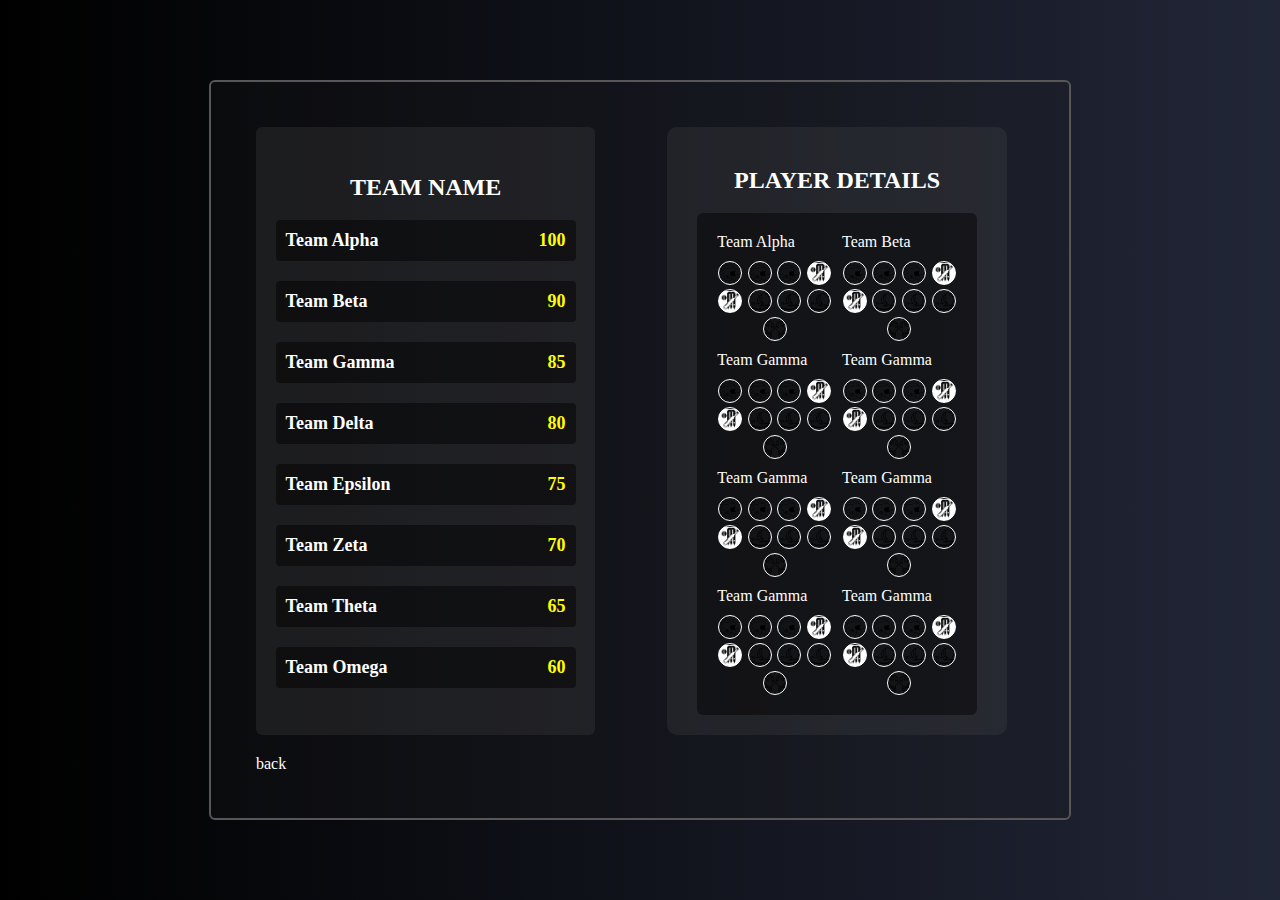
<file: teamlistmain/leaderboard.html>
<!DOCTYPE html>
<html lang="en">
<head>
    <meta charset="UTF-8">
    <meta name="viewport" content="width=device-width, initial-scale=1.0">
    <title>Document</title>
    <link rel="stylesheet" href="./leaderboard.css">
</head>
<body>
    <div class="container">
        <div class="team-list">
            <H2>TEAM NAME</H2>
            <ul id="leaderboard">
                <li><span class="team-alpha">Team Alpha</span><span class="score" data-score="100">100</span></li>
                <li><span class="team-beta">Team Beta</span><span class="score" data-score="90">90</span></li>
                <li><span class="team-gamma">Team Gamma</span><span class="score" data-score="85">85</span></li>
                <li><span class="team-delta">Team Delta</span><span class="score" data-score="80">80</span></li>
                <li><span class="team-epsilon">Team Epsilon</span><span class="score" data-score="75">75</span></li>
                <li><span class="team-zeta">Team Zeta</span><span class="score" data-score="70">70</span></li>
                <li><span class="team-theta">Team Theta</span><span class="score" data-score="65">65</span></li>
                <li><span class="team-omega">Team Omega</span><span class="score" data-score="60">60</span></li>
            </ul>
        </div>
        
        <div class="details">
            <h2>PLAYER DETAILS</h2>
            <div class="team-details">
                <div class="team-alpha">
                    <span class="team-name">Team Alpha</span>
                  
                    <div class="player-slots">
                        <span class="circle batsman 01"></span>
                        <span class="circle batsman 02"></span>
                        <span class="circle batsman 03"></span>
                        <span class="circle allrounder 01"></span>
                        <span class="circle allrounder 02"></span>
                        <span class="circle bowler 01"></span>
                        <span class="circle bowler 02"></span>
                        <span class="circle bowler 03"></span>
                        <span class="circle wicketkeeper"></span>
                    </div>
                </div>
        
                <div class="team-beta">
                    <span class="team-name">Team Beta</span>
                    
                    <div class="player-slots">
                        <span class="circle batsman"></span>
                        <span class="circle batsman"></span>
                        <span class="circle batsman"></span>
                        <span class="circle allrounder"></span>
                        <span class="circle allrounder"></span>
                        <span class="circle bowler"></span>
                        <span class="circle bowler"></span>
                        <span class="circle bowler"></span>
                        <span class="circle wicketkeeper"></span>
                    </div>
                </div>
        
                <div class="team-gamma">
                    <span class="team-name">Team Gamma</span>
                   
                    <div class="player-slots">
                        <span class="circle batsman 01"></span>
                        <span class="circle batsman 02"></span>
                        <span class="circle batsman 03"></span>
                        <span class="circle allrounder 01"></span>
                        <span class="circle allrounder 02"></span>
                        <span class="circle bowler 01"></span>
                        <span class="circle bowler 02"></span>
                        <span class="circle bowler 03"></span>
                        <span class="circle wicketkeeper"></span>
                    </div>
                </div>
                <div class="team-delta">
                    <span class="team-name">Team Gamma</span>
                   
                    <div class="player-slots">
                        <span class="circle batsman 01"></span>
                        <span class="circle batsman 02"></span>
                        <span class="circle batsman 03"></span>
                        <span class="circle allrounder 01"></span>
                        <span class="circle allrounder 02"></span>
                        <span class="circle bowler 01"></span>
                        <span class="circle bowler 02"></span>
                        <span class="circle bowler 03"></span>
                        <span class="circle wicketkeeper"></span>
                    </div>
                </div>
                <div class="team-epsilon">
                    <span class="team-name">Team Gamma</span>
                   
                    <div class="player-slots">
                        <span class="circle batsman 01"></span>
                        <span class="circle batsman 02"></span>
                        <span class="circle batsman 03"></span>
                        <span class="circle allrounder 01"></span>
                        <span class="circle allrounder 02"></span>
                        <span class="circle bowler 01"></span>
                        <span class="circle bowler 02"></span>
                        <span class="circle bowler 03"></span>
                        <span class="circle wicketkeeper"></span>
                    </div>
                </div>
                <div class="team-zeta">
                    <span class="team-name">Team Gamma</span>
                   
                    <div class="player-slots">
                        <span class="circle batsman 01"></span>
                        <span class="circle batsman 02"></span>
                        <span class="circle batsman 03"></span>
                        <span class="circle allrounder 01"></span>
                        <span class="circle allrounder 02"></span>
                        <span class="circle bowler 01"></span>
                        <span class="circle bowler 02"></span>
                        <span class="circle bowler 03"></span>
                        <span class="circle wicketkeeper"></span>
                    </div>
                </div>
                <div class="team-theta">
                    <span class="team-name">Team Gamma</span>
                   
                    <div class="player-slots">
                        <span class="circle batsman 01"></span>
                        <span class="circle batsman 02"></span>
                        <span class="circle batsman 03"></span>
                        <span class="circle allrounder 01"></span>
                        <span class="circle allrounder 02"></span>
                        <span class="circle bowler 01"></span>
                        <span class="circle bowler 02"></span>
                        <span class="circle bowler 03"></span>
                        <span class="circle wicketkeeper"></span>
                    </div>
                </div>
                <div class="team-omega">
                    <span class="team-name">Team Gamma</span>
                   
                    <div class="player-slots">
                        <span class="circle batsman 01"></span>
                        <span class="circle batsman 02"></span>
                        <span class="circle batsman 03"></span>
                        <span class="circle allrounder 01"></span>
                        <span class="circle allrounder 02"></span>
                        <span class="circle bowler 01"></span>
                        <span class="circle bowler 02"></span>
                        <span class="circle bowler 03"></span>
                        <span class="circle wicketkeeper"></span>
                    </div>
                </div>
        
                <!-- Repeat for other teams -->
            </div>
        </div>
        
        
        <div class="back"><a href="index.php" style="text-decoration: none; color: white;">back</a></div>
    </div>
</body>
</html>
</file>
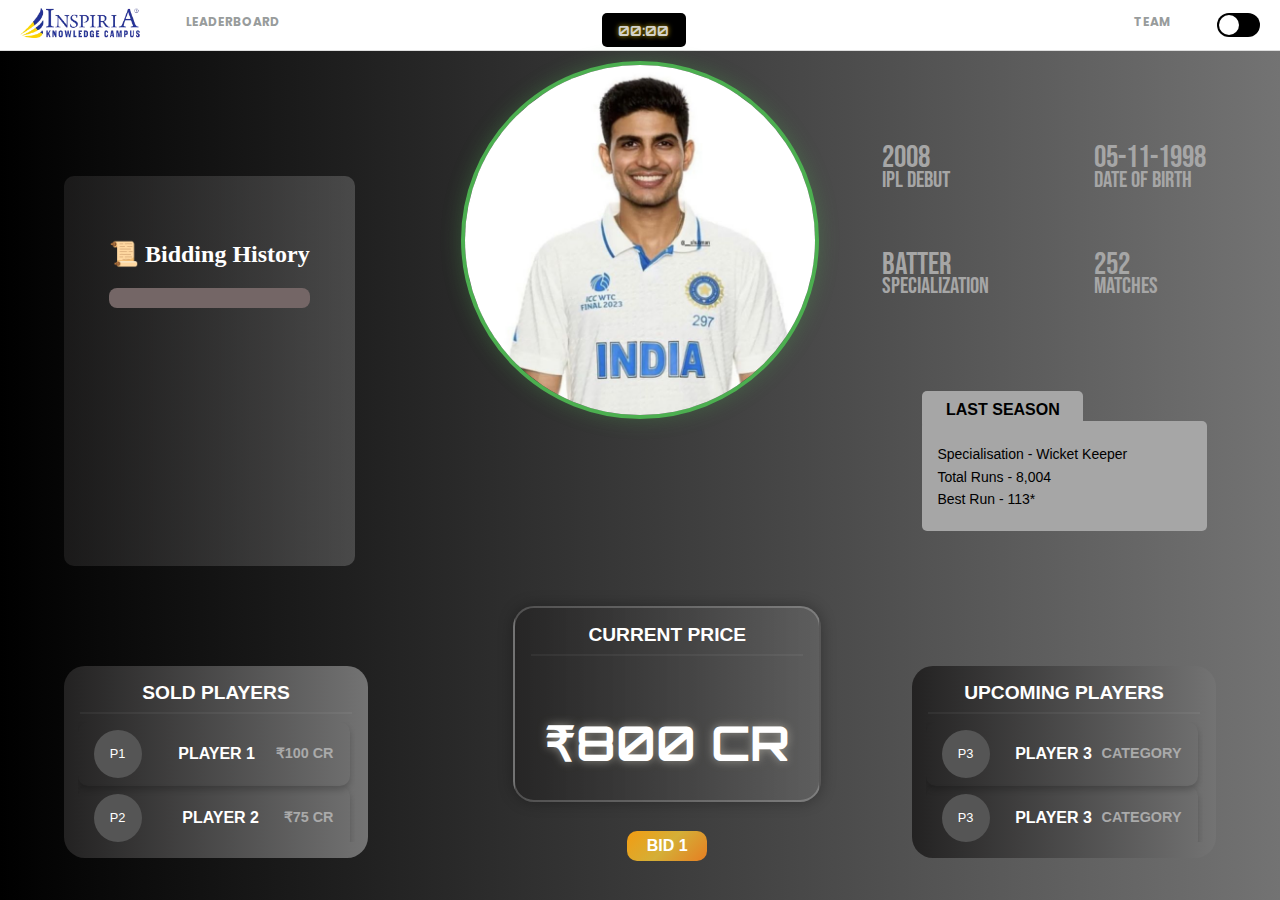
<file: teamlistmain/updated-user-interface/indexs.html>
<!DOCTYPE html>
<html lang="en">
<head>
    <meta charset="UTF-8">
    <meta name="viewport" content="width=device-width, initial-scale=1.0">
    <title>Player Details</title>
    <link rel="stylesheet" href="./styles.css">
    <link href="https://fonts.googleapis.com/css2?family=Orbitron:wght@400;700&display=swap" rel="stylesheet">

</head>
<body>
 
  <header class="header">
    <div class="logo">
        <img src="./inslogo.webp" alt="Inspiria Knowledge Campus Logo">
    </div>
    <nav class="navigation">
        <a href="#leaderboard">LEADERBOARD</a>
        <div class="timer">
            <span id="minutes">00</span>:<span id="seconds">00</span>
        </div>
       <!--- <button class="start-timer">Start</button>
        <button class="stop-timer">Stop</button>
      -->
        <a href="#team">TEAM</a>
    </nav>
    <div class="theme-toggle">
      <input type="checkbox" id="theme-switch">
      <label for="theme-switch">
          <div class="toggle-circle"></div>
      </label>
  </div>
</header>


    <main class="main-content">
      
        <!-- Player details on the left -->
        <div class="bidding-history-container">
          <h2>📜 Bidding History</h2>
          <div id="bidding-history" class="bidding-history-box"></div>
      </div>
        
        <!-- Player image on the right -->
       <div class="player-image-container">
                <img src="download.jpg" alt="Player">
            </div>
        <div class="basic-details">
          <div class="rows">
            <div class="data">
              <div class="details-data">2008</div>
              <div class="details-heading">IPL DEBUT</div>
            </div>
            <div class="data">
              <div class="details-data">BATTER</div>
              <div class="details-heading">SPECIALIZATION</div>
            </div>
          </div>
          <div class="rows">
            <div class="data">
              <div class="details-data">05-11-1998</div>
              <div class="details-heading">DATE OF BIRTH</div>
            </div>
            <div class="data">
              <div class="details-data">252</div>
              <div class="details-heading">MATCHES</div>
            </div>
          </div>
        </div>

        <!--player sold upcominf section-->
        <div class="player-box">
          <!-- Sold Players -->
          <div class="sold-palyers">
              <div class="box-header">Sold Players</div>
              <div class="box-list">
                  <!-- Player Box -->
                  <div class="player-box-item">
                      <div class="player-image">P1</div>
                      <div class="player-name">Player 1</div>
                      <div class="player-extra">₹100 Cr</div>
                  </div>
                  <div class="player-box-item">
                      <div class="player-image">P2</div>
                      <div class="player-name">Player 2</div>
                      <div class="player-extra">₹75 Cr</div>
                  </div>
                  <div class="player-box-item">
                    <div class="player-image">P3</div>
                    <div class="player-name">Player 3</div>
                    <div class="player-extra">Category</div>
                </div>
                <div class="player-box-item">
                  <div class="player-image">P3</div>
                  <div class="player-name">Player 3</div>
                  <div class="player-extra">Category</div>
              </div>
              <div class="player-box-item">
                <div class="player-image">P3</div>
                <div class="player-name">Player 3</div>
                <div class="player-extra">Category</div>
            </div>
              </div>
          </div>
      
          <!-- Current Price -->
          <div class="current-price">
              <div class="box-header">Current Price</div>
              <p class="price">₹800 Cr</p>
              <div id="buttons">
                <div id="first-button">BID 1</div>
            </div>
          </div>

          <!-- Upcoming Players -->
          <div class="upcoming-players">
              <div class="box-header">Upcoming Players</div>
              <div class="box-list">
                  <!-- Player Box -->
                  <div class="player-box-item">
                      <div class="player-image">P3</div>
                      <div class="player-name">Player 3</div>
                      <div class="player-extra">Category</div>
                  </div>
                  <div class="player-box-item">
                    <div class="player-image">P3</div>
                    <div class="player-name">Player 3</div>
                    <div class="player-extra">Category</div>
                </div>
                <div class="player-box-item">
                  <div class="player-image">P3</div>
                  <div class="player-name">Player 3</div>
                  <div class="player-extra">Category</div>
              </div>
              <div class="player-box-item">
                <div class="player-image">P3</div>
                <div class="player-name">Player 3</div>
                <div class="player-extra">Category</div>
            </div>
            <div class="player-box-item">
              <div class="player-image">P3</div>
              <div class="player-name">Player 3</div>
              <div class="player-extra">Category</div>
          </div>
                  <div class="player-box-item">
                      <div class="player-image">P4</div>
                      <div class="player-name">Player 4</div>
                      <div class="player-extra">Category</div>
                  </div>
              </div>
          </div>
      </div>
      <div class="last-season-popup">
        <div class="popup-header">Last Season</div>
        <div class="popup-content">
          <p>Specialisation - Wicket Keeper</p>
          <p>Total Runs - 8,004</p>
          <p>Best Run - 113*</p>
        </div>
      </div>
      
      
      
      

        
    </main>
    <script src="./script.js"></script>
</body>
</html>
</file>
<file: teamlistmain/leaderboard.css>
body {
    display: flex;
    justify-content: center;
    align-items: center;
    color: white;
    height: 100vh;
    margin: 0;
    background: linear-gradient(90deg, #000000, #090e21e6);
}

.container {
    display: grid;
    grid-template-columns: 1fr 1fr;
    gap: 20px;
    padding: 5vh;
    border-radius: 6px;
    background-color: rgba(31, 31, 31, 0.23);
    border: 2px solid rgb(88, 86, 86);
    width: 60%;
    height: auto;
}

.team-list {
    width: 80%;
    padding: 20px;
    background-color: rgba(81, 81, 83, 0.23);
    border-radius: 6px;
    display: flex;
    justify-content: center;
    align-items: center;
    flex-direction: column;
}


ul {
    list-style: none;
    padding: 0;
    margin: 0;
}

li {
    display: flex;
    justify-content: space-between;
    padding: 10px;
    background: rgb(0 0 0 / 46%);
    border-radius: 4px;
    color: white;
    font-size: 18px;
    font-weight: bold;
    margin-bottom: 20px;
}

.score {
    font-weight: bold;
    color: yellow;
}

.details {
    background: rgba(81, 81, 83, 0.23);
    color: white;
    padding: 20px;
    border-radius: 10px;
    width: 80%;
    margin: auto;
    display: flex;
    justify-content: center;
    align-items: center;
    flex-direction: column;
}

.team-details {
    display: grid;
    grid-template-columns: repeat(2, 1fr);
    gap: 10px;
    width: 80%;
    padding: 20px;
    background-color: rgb(0 0 0 / 46%);
    border-radius: 6px;
}

.team {
    display: flex;
    flex-direction: column;
    align-items: center;
    padding: 15px;
    background: rgba(255, 255, 255, 0.1);
    border-radius: 6px;
    color: white;
    font-size: 16px;
    font-weight: bold;
    text-align: center;
    border: 1px solid rgb(150, 150, 150);
}

.player-slots {
    display: grid;
    grid-template-columns: repeat(4, 1fr);
    gap: 4px;
    justify-items: center;
    align-items: center;
    margin-top: 10px;
    position: relative;
}

.circle {
    width: 22px;
    height: 22px;
    border-radius: 50%;
    border: 1px solid white;
    background-size: contain;
    background-repeat: no-repeat;
    background-position: center;
}

.circle:last-child {
    grid-column: 2 / span 2;
    justify-self: center;
}

.filled {
    background: yellow;
}

.batsman {
    background-image: url('./halmet.png');
}

.bowler {
    background-image: url('./Bowler.png');
}

.wicketkeeper {
    background-image: url('./Wicket\ Keeper\ Gloves.png');
}

.allrounder {
    background-image: url('./Screenshot\ 2025-02-15\ 144839.png');
}

#leaderboard
{
    justify-content: space-evenly;
    width: 300px;
}
</file>
<file: teamlistmain/updated-user-interface/styles.css>
@import url('https://fonts.googleapis.com/css2?family=Poppins:wght@400;700;900&display=swap');
@import url('https://fonts.googleapis.com/css2?family=Bebas+Neue&display=swap');
body {
    background: linear-gradient(90deg, #000000, #737373); /* Gradient background */
    height: 100vh;
    margin: 0;   
    overflow: hidden;
    display: flex;
    flex-direction: column;
}

.header {
    display: flex;
    justify-content: space-between;
    align-items: center;
    background-color: white;
    padding: 0 20px;
    height: 50px;
    border-bottom: 1px solid #ddd;
}

.logo img {
    height: 30px;
}
.navigation{
    width: 100%;
    display: flex;
    justify-content: space-between;
    font-family: poopins;
  }

.navigation a {
    margin: 0 46px;
    font-family: 'Poppins', sans-serif;
    color: #989c9c;
    text-decoration: none;
    font-weight: bold;
    transition: color 0.3s;
    font-size: 12px;
    height: 24px;
}

.navigation a:hover {
    color: rgb(91, 89, 89);
}

.timer {
    font-family: 'Orbitron', sans-serif;
        font-size: 14px;
        font-weight: bold;
        color: #d3d2cb;
        text-shadow: 0 0 5px rgba(248, 210, 16, 0.8);
        background: black;
        padding: 5px 12px;
        border-radius: 5px;
        display: flex;
        align-items: center;
        justify-content: center;
        width: 60px;
        height: 24px;
        cursor: pointer;
        transition: background 0.3s;
        position: absolute;
        left: 47%;
}
.timer:hover {
    background: #222;
}
button {
    font-size: 12px;
    padding: 5px 10px;
    border: none;
    cursor: pointer;
    background-color: #444;
    color: white;
    border-radius: 5px;
    transition: background 0.3s;
}

button:hover {
    background-color: #222;
}

.theme-toggle {
    position: relative;
    width: 50px;
    height: 24px;
}

.theme-toggle input {
    display: none;
}

.theme-toggle label {
    background-color: black;
    border-radius: 15px;
    display: block;
    height: 100%;
    cursor: pointer;
    position: relative;
    transition: transform 0.3s ease;
}

.theme-toggle .toggle-circle {
    background-color: white;
    border-radius: 50%;
    height: 20px;
    width: 20px;
    position: absolute;
    top: 2px;
    left: 2px;
    transition: transform 0.3s ease;
}

.theme-toggle input:checked + label .toggle-circle {
    transform: translateX(19px);
}

.theme-toggle input:checked + label  {
    background-color: gray;
}

.start-timer, .stop-timer {
    font-size: 12px;
    padding: 5px 10px;
    border: none;
    cursor: pointer;
    background-color: #444;
    color: white;
    border-radius: 5px;
    transition: background 0.3s;
    margin: 0 5px;
}

.start-timer:hover, .stop-timer:hover {
    background-color: #222;
}


/* Main content styling */
.main-content {
    position: relative;
    flex: 1;
    display: flex;
    justify-content: space-between;
    align-items: center;
    padding: 0 5%;
}
/* Player details */
/* Player details */
.player-details {
    position: absolute;
    top: 9%;
    left: 5vw;
    text-align: left;
    z-index: 2;
    line-height: 0.9;/* Better spacing between lines */
}

.bidding-history-container {
    background: linear-gradient(90deg, rgba(35, 34, 34, 0.7), rgba(115, 115, 115, 0.5));
    padding: 45px;
    color: white;
    border-radius: 10px;
    margin-top: 10px;
    margin-bottom: 220px; 
    height: 300px;
}

.bidding-history-box {
    max-height: 150px;
    overflow-y: auto;
    background: #746666;
    padding: 10px;
    border-radius: 8px;
}

.bid-entry {
    padding: 5px;
    border-bottom: 1px solid #4CAF50;
    font-size: 1em;
}
/* Center player image */

.player-image-container {
    width: 350px;
    height: 350px;
    border-radius: 50%;
    overflow: hidden;
    border: 4px solid #4CAF50;
    box-shadow: 0 0 20px rgba(76, 175, 80, 0.3);
    position: absolute;
    top: 10px;
    left: 50%;
    transform: translateX(-50%);
}

.player-image-container img {
    width: 100%;
    height: 100%;
    object-fit: cover;
}

/* Responsive background text */
.background-text {
    position: absolute;
    top: -10%;
    left: 50%;
    transform: translateX(-50%);
    font-size: 23rem;
    font-weight: 900;
    z-index: 0;
    pointer-events: none;
    font-family: 'Times New Roman', Times, serif;
    background: linear-gradient(to bottom, rgba(255, 255, 255, 0.3), rgba(255, 255, 255, 0.05), rgba(255, 255, 255, 0.01));
    -webkit-background-clip: text;
    -webkit-text-fill-color: transparent;
}

/* Basic details styling */
.basic-details {
    position: absolute;
    top: 20%;
    right: 5%; /* Adjust this for positioning closer to the image */
    transform: translateY(-50%);
    font-family: "Bebas Neue", serif;
    font-size: 1.9vw; /* Adjust size as needed */
    color: #f3f7fe;
    text-align: right; /* Align text to the right */
    z-index: 3; /* Ensure it's above the image */
    line-height: 0.8;
    padding: 10px;
    border-radius: 10px;
    display: flex;
    justify-content: space-between;
    align-items: center;
    width: 36vh;
    color:#a6a6a6;
    
}
.basic-details .rows{
    height: 150px;
    display: flex;
    justify-content: space-between;
    flex-direction: column;
}
.basic-details .data{
    display: flex;
    flex-direction: column;
    /* justify-content: left; */
    align-items: flex-start;
    font-size: 31px;
}
.details-heading{
    font-size: 23px;
}

.player-box{
    display: flex;
    justify-content: space-between;
    gap: 1rem;
    position: absolute;
    bottom: 5%;
    width: 90%;
    left: 5%;
    z-index: 2;
    text-transform: uppercase;
}
.player-box > div {
   
    border-radius: 21px;
    width: 17rem;
    height: 10rem;
    display: flex;
    flex-direction: column;
    justify-content: flex-start;
    align-items: center;
    text-align: center;
    padding: 1rem;
    color: white;
    font-family: 'Popins',sans-serif;
}
.current-price {
    background: linear-gradient(90deg, rgba(35, 34, 34, 0.7), rgba(115, 115, 115, 0.5)); /* Gradient with transparency */
    border-radius: 21px;
    width: 17rem;
    height: 10rem;
    position: absolute;
    top: -31%;
    left: 39%;
    opacity: 1; /* Remove excessive transparency */
    display: flex;
    flex-direction: column;
    justify-content: center;
    align-items: center;
    text-align: center;
    box-shadow: 0px 0px 15px rgba(0, 0, 0, 0.3); /* Soft shadow for effect */
    border: 2px solid rgba(255, 255, 255, 0.2); /* Subtle border effect */
}

/* Header inside Current Price */
.current-price .box-header {
    font-size: 1.2rem;
    font-weight: bold;
    color: #fff;
    margin-bottom: 0.5rem;
}

/* Price Text */
.current-price .price {
    font-size: 3rem;
    font-weight: bold;
    font-family: 'Orbitron', sans-serif; 
    color: #ffffff; /* Gold/yellow color to make it stand out */
    text-shadow: 0 0 10px rgba(171, 169, 158, 0.8);
    
}

 .box-header{
    font-size: 1.2rem;
    font-weight: bold;
    border-bottom: 2px solid rgba(255, 255, 255, 0.05);
    padding-bottom: 0.5rem;
    margin-bottom: 0.5rem;
    width: 100%;
    text-align: center;
}
.box-list {
    font-size: 0.9rem;
    line-height: 1.5;
    overflow-y: scroll; /* Keep vertical scrolling */
    -ms-overflow-style: none;
    text-align: center;
    max-height: 8rem; /* Set max height to avoid excessive height */
    padding-right: 5px; /* Prevent accidental horizontal scroll */
}
.box-list::-webkit-scrollbar{
    display: none;
}
.player-box-item {
    background: #34343400;
    border-radius: 10px;
    padding: 0.5rem 1rem;
    display: flex;
    align-items: center;
    justify-content: space-between; /* Space between sections */
    box-shadow: 0 4px 6px rgba(0, 0, 0, 0.2);
    min-width: 15rem;
    color: white;
}

/* Circular part for player image */
.player-image {
    width: 3rem;
    height: 3rem;
    border-radius: 50%;
    background-color: #555;
    display: flex;
    justify-content: center;
    align-items: center;
    font-size: 0.8rem;
    color: white;
    margin-right: 1rem;
    flex-shrink: 0;
}

/* Centered player name */
.player-name {
    font-size: 1rem;
    font-weight: bold;
    flex-grow: 1;
    text-align: center;
}

/* Right-aligned price/category */
.player-extra {
    font-size: 0.9rem;
    font-weight: bold;
    color: #aaa;
    text-align: right;
    flex-shrink: 0;
}

.sold-palyers , .upcoming-players{
    background: linear-gradient(90deg, #232222, #737373);    border-radius: 21px;
    width: 17rem;
    height: 10rem;
}
.last-season-popup {
    position: absolute;
    top: 40%;
    right: 4.5%;
    display: flex
;
    flex-direction: column;
    border-radius: 10px;
    /* overflow: hidden; */
    /* box-shadow: 0 4px 8px rgba(0, 0, 0, 0.3); */
    width: 300px;
    font-family: Arial, sans-serif;
  }
  
  .last-season-popup .popup-header {
    background-color: #a6a6a6;
    color: black;
    font-size: 16px;
    font-weight: bold;
    text-transform: uppercase;
    padding: 10px;
    text-align: center;
    width: 47%;
    border-radius: 5px;
  }
  
  .last-season-popup .popup-content {
    background-color: #a6a6a6;
    color: #000;
    padding: 15px;
    font-size: 14px;
    line-height: 0.6;
    height: 5rem;
    position: absolute;
    top: 81%;
    width: 85%;
    border-radius: 5px;
  }
  

@media (max-width: 768px) {
    .player-number {
        font-size: 8vw;
    }
    .player-box {
        flex-direction: row;
        align-items: center;
        width: 100%;
    }
}

#buttons {
    width: 350px;
    height: 100px;
    display: flex;
    align-items: center;
    justify-content: space-evenly;
    padding: 10px;
    border-radius: 10px;
}

#first-button {
    width: 80px;
    height: 30px;
    border-radius: 10px;
    text-align: center;
    line-height: 30px;
    font-weight: bold;
    color: white;
    cursor: pointer;
    transition: 0.3s;
}

#first-button {
    background: linear-gradient(135deg, #f39c12, #d4af37, #e67e22); /* Gold gradient */
}


#first-button:hover {
    transform: scale(1.1);
}
</file>
